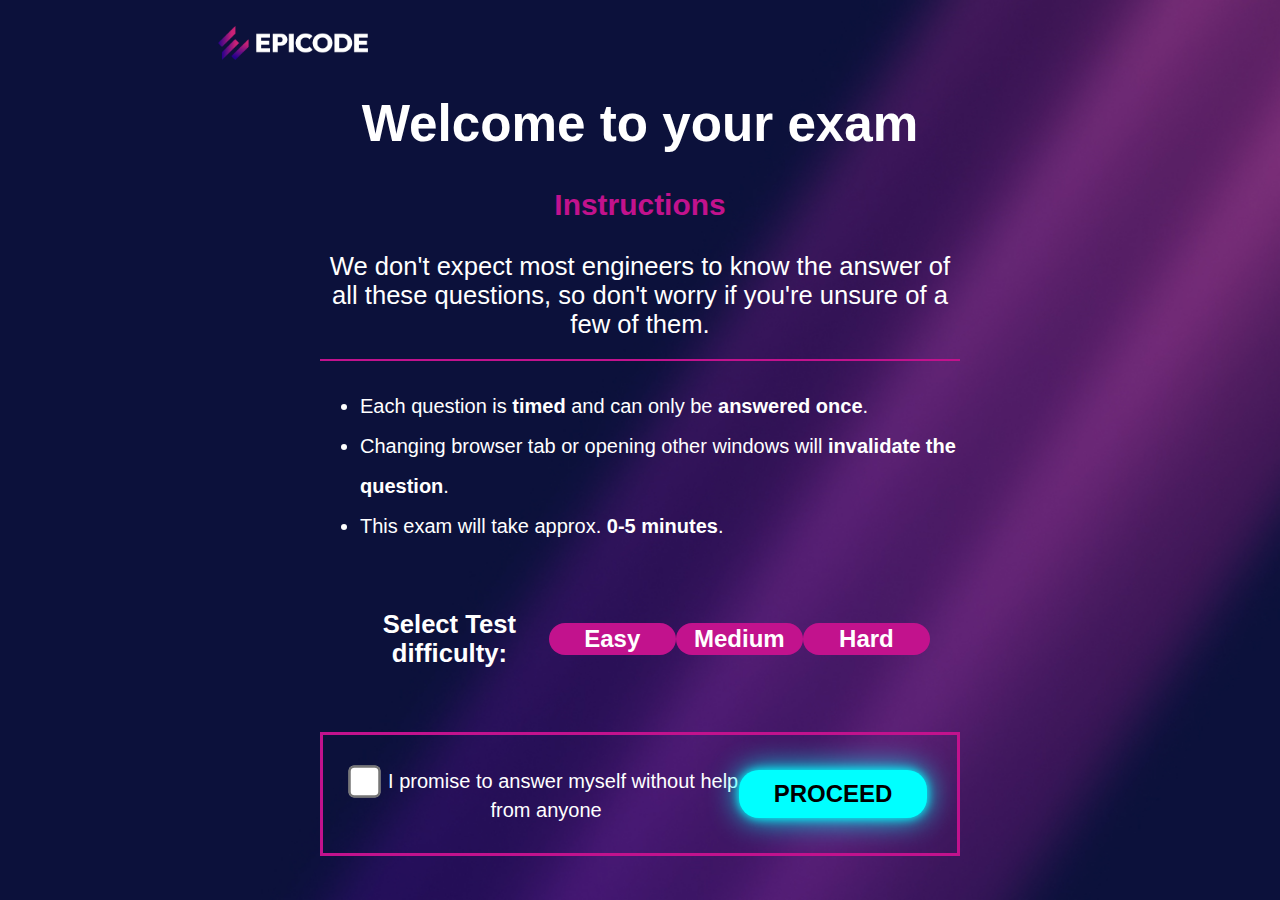
<file: index.html>
<!DOCTYPE html>
<html lang="en">
  <head>
    <meta charset="UTF-8" />
    <meta name="viewport" content="width=device-width, initial-scale=1.0" />
    <meta
      name="description"
      content="Creazione del benchmark Epicode da parte del Team 5"
    />
    <title>Benchmark Team 5</title>
    <link
      rel="stylesheet"
      href="https://cdnjs.cloudflare.com/ajax/libs/font-awesome/6.7.0/css/all.min.css"
      integrity="sha512-9xKTRVabjVeZmc+GUW8GgSmcREDunMM+Dt/GrzchfN8tkwHizc5RP4Ok/MXFFy5rIjJjzhndFScTceq5e6GvVQ=="
      crossorigin="anonymous"
      referrerpolicy="no-referrer"
    />
    <link rel="stylesheet" href="assets/css/style.css" />
  </head>

  <body>
    <header>
      <img src="assets/img/epicode_logo.png" alt="Logo Epicode" />
    </header>
    <main id="welcomePage">
      <h1 id="title">Welcome to <span>your exam</span></h1>
      <h3 id="instruction">Instructions</h3>
      <p>
        We don't expect most engineers to know the answer of all these
        questions, so don't worry if you're unsure of a few of them.
      </p>

      <ul>
        <li>
          Each question is <b>timed</b> and can only be <b>answered once</b>.
        </li>
        <li>
          Changing browser tab or opening other windows will
          <b>invalidate the question</b>.
        </li>
        <li>This exam will take approx. <b>0-5 minutes</b>.</li>
      </ul>
      <div id="difficulty"></div>
      <section>
        <div>
          <input type="checkbox" name="check" id="checkbox" required />
          <label for="checkbox">
            I promise to answer myself without help from anyone
          </label>
        </div>
        <button type="button" id="btnNextPage1">PROCEED</button>
      </section>
    </main>
    <script src="https://translate.google.com/translate_a/element.js?cb=googleTranslateElementInit"></script>

    <script src="assets/js/script1.js"></script>
  </body>
</html>
</file>
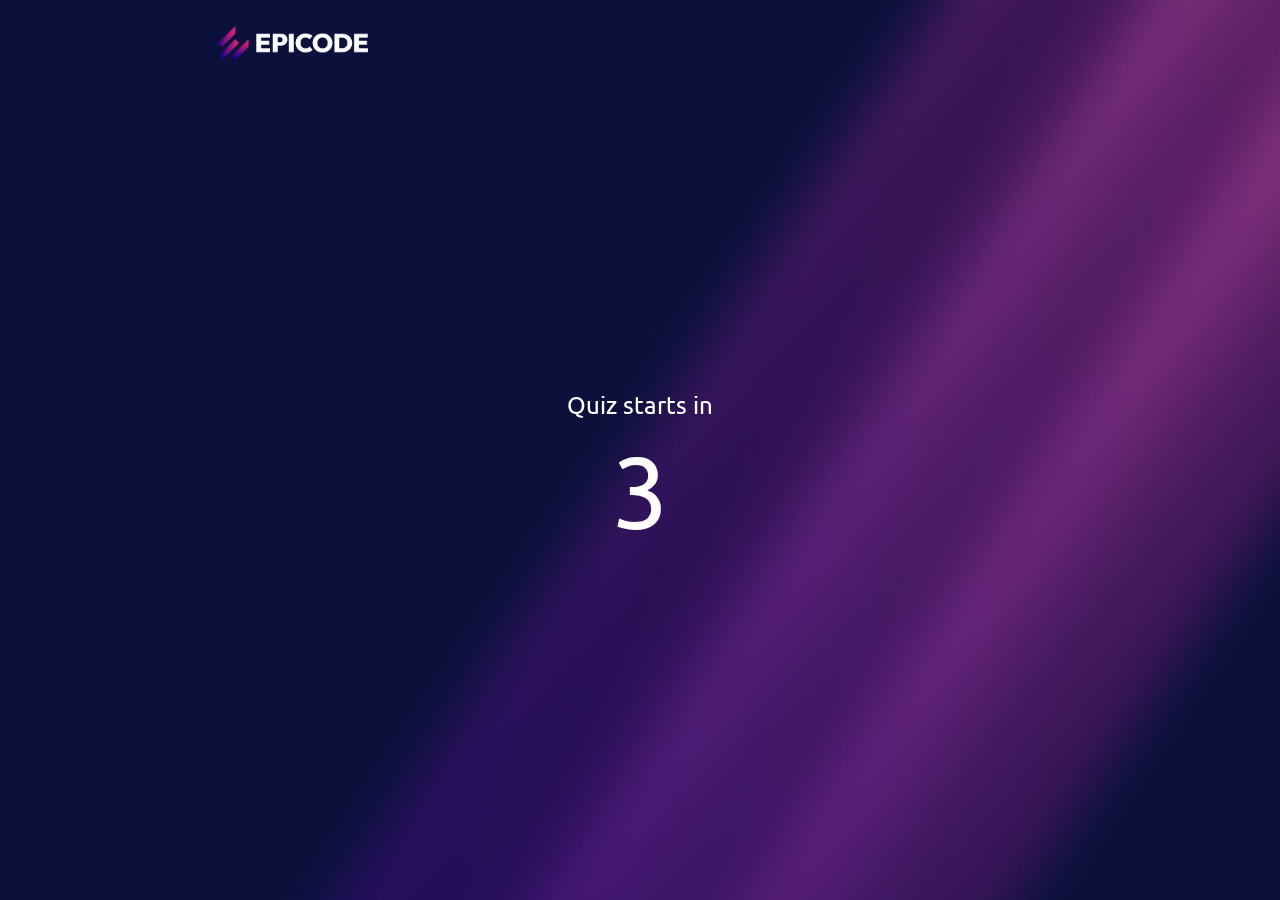
<file: index-2.html>
<!DOCTYPE html>
<html lang="en">
  <head>
    <meta charset="UTF-8" />
    <meta name="viewport" content="width=device-width, initial-scale=1.0" />
    <meta
      name="description"
      content="Creazione del benchmark Epicode da parte del Team 5"
    />
    <link rel="preconnect" href="https://fonts.googleapis.com" />
    <link rel="preconnect" href="https://fonts.gstatic.com" crossorigin />
    <link
      href="https://fonts.googleapis.com/css2?family=Ubuntu:ital,wght@0,300;0,400;0,500;0,700;1,300;1,400;1,500;1,700&display=swap"
      rel="stylesheet"
    />
    <title>Benchmark Team 5</title>
    <link rel="stylesheet" href="assets/css/style.css" />
  </head>
  <body>
    <header>
      <img src="assets/img/epicode_logo.png" alt="Logo Epicode" />

      <section id="questions">
        <canvas id="timerCanvas" width="300" height="300"
          ><span id="timer"></span
        ></canvas>
      </section>
    </header>
    <main id="domandeContainer">
      <div id="domande"></div>
      <div id="contatoreDomande">QUESTION 0/10</div>
    </main>
    <script src="https://translate.google.com/translate_a/element.js?cb=googleTranslateElementInit"></script>

    <script src="assets/js/script2.js"></script>
  </body>
</html>
</file>
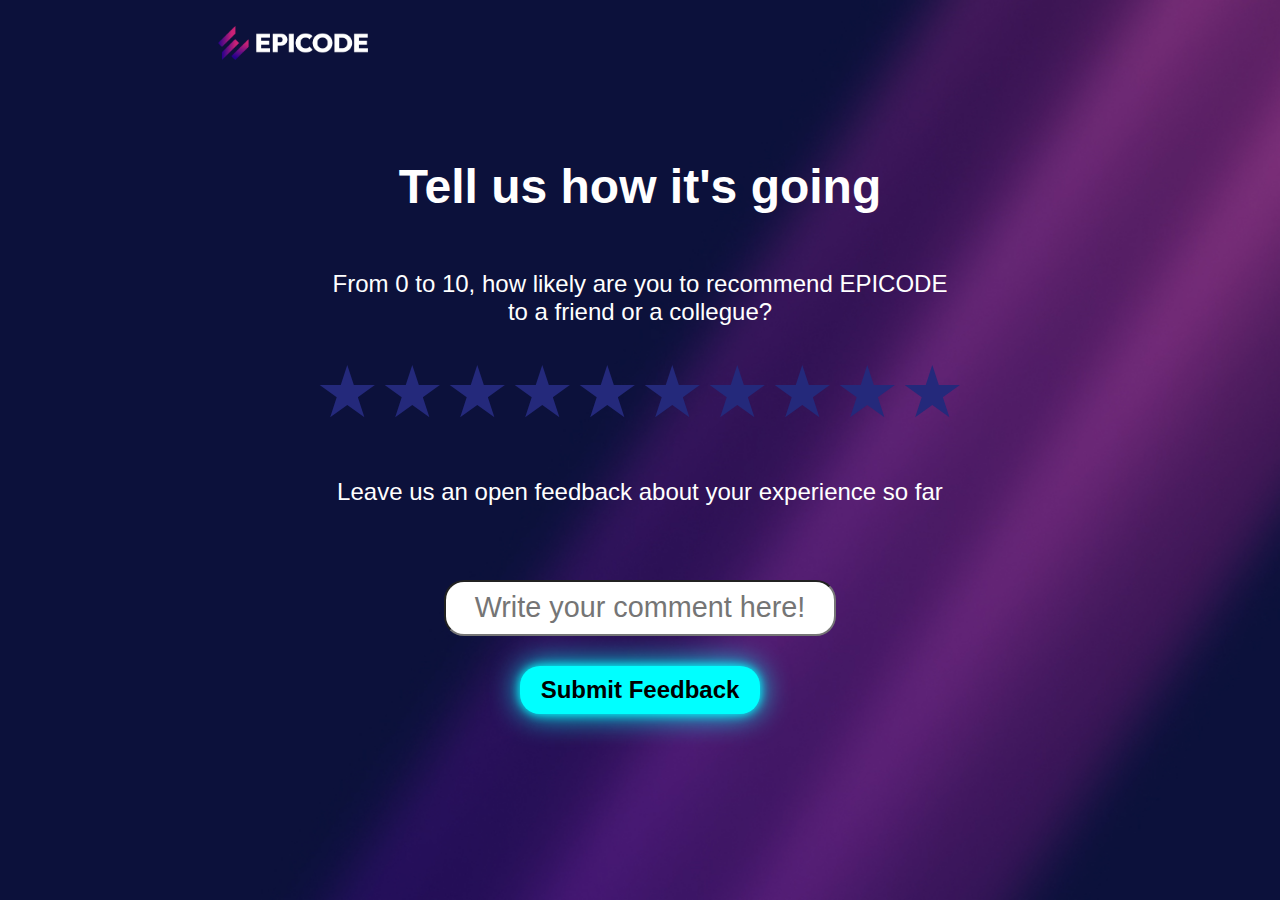
<file: index-4.html>
<!DOCTYPE html>
<html lang="en">
  <head>
    <meta charset="UTF-8" />
    <meta name="viewport" content="width=device-width, initial-scale=1.0" />
    <meta
      name="description"
      content="Creazione del benchmark Epicode da parte del Team 5"
    />
    <title>Benchmark Team 5</title>
    <link rel="stylesheet" href="assets/css/style.css" />
  </head>

  <body>
    <header>
      <img src="assets/img/epicode_logo.png" alt="Logo Epicode" />
    </header>
    <main id="feedback">
      <h1>Tell us how it's going</h1>
      <p>
        From 0 to 10, how likely are you to recommend EPICODE to a friend or a
        collegue?
      </p>
      <div class="stars" id="star" required>
        <span class="star" data-value="1">★</span>
        <span class="star" data-value="2">★</span>
        <span class="star" data-value="3">★</span>
        <span class="star" data-value="4">★</span>
        <span class="star" data-value="5">★</span>
        <span class="star" data-value="6">★</span>
        <span class="star" data-value="7">★</span>
        <span class="star" data-value="8">★</span>
        <span class="star" data-value="9">★</span>
        <span class="star" data-value="10">★</span>
      </div>
      <div id="result" style="margin-top: 20px"></div>
      <section id="rating"></section>
      <p>Leave us an open feedback about your experience so far</p>
      <input
        type="text"
        id="feedbackText"
        placeholder="Write your comment here!"
      />
      <button type="button" id="btnFeedback">Submit Feedback</button>
    </main>
    <script src="https://translate.google.com/translate_a/element.js?cb=googleTranslateElementInit"></script>

    <script src="assets/js/script4.js"></script>
  </body>
</html>
</file>
<file: assets/css/style.css>
html,
body {
  margin: 0;
  padding: 0;
  min-height: 100vh;
  width: 100%;
  box-sizing: border-box;
  background-image: url(/assets/img/bg.jpg);
  background-size: cover;
  background-attachment: fixed;
  background-position: center center;
  background-repeat: no-repeat;
  color: white;
  font-family: 'Ubuntu', sans-serif;
}
#instruction {
  color: #c2128d;
}

img {
  width: 150px;
  height: 95%;
  margin-top: 2vw;
  padding-left: 2vw;
}

header {
  display: flex;
  justify-content: space-between;
  max-width: 70%;
  margin: 0 auto;
}
#google_translate_element {
  width: 110px;
  height: 60px;
  overflow: hidden;
  position: fixed;
  right: 10px;
  z-index: 1000;
  background-color: white; /* Sfondo per leggibilità */
  padding: 5px;
  border-radius: 5px;
}

.goog-te-gadget {
  font-size: 12px; /* Riduci la dimensione del testo */
  height: 30px;
}
.goog-te-gadget-simple {
  border: none !important;
  background: none !important;
  height: 30px;
  display: flex;
  text-align: center;
  align-items: center;
  justify-content: center;
}
.goog-te-gadget-simple span {
  text-align: center;
}

.goog-te-gadget-icon {
  display: none !important;
}

.goog-te-menu-value {
  font-size: 12px;
  color: #000;
}

.goog-te-combo {
  width: 100%; /* Adatta la larghezza del menu a discesa */
  font-size: 12px; /* Riduci il font del menu */
}

main {
  text-align: center;
  max-width: 50%;
  margin: 0 auto;
  margin-bottom: 20px;
}

#welcomePage {
  font-size: 1.6rem;
  margin-top: 2rem;
}

#welcomePage ul {
  font-size: 20px;
  line-height: 40px;
  text-align: left;
}

#welcomePage p {
  border-bottom: 2px solid #c2128d;
  padding-bottom: 20px;
}

#welcomePage section {
  display: flex;
  justify-content: space-between;
  border: 3px solid #c2128d;
  padding: 30px;
  text-align: center;
  align-items: center;
}

#checkbox {
  cursor: pointer;
  transform: scale(2.5);
  text-align: center;
  justify-content: center;
  margin-right: 10px;
  accent-color: #c2128d;
}

label {
  font-size: 20px;
}

#difficulty {
  margin: 30px;
  display: flex;
  justify-content: space-evenly;
  align-items: center;
}

#startCountdownDiv {
  font-size: 100px;
}

#questions {
  display: inline-block;
}

.stars {
  display: inline-flex;
  cursor: pointer;
  font-size: 4.5rem;
  color: rgb(36, 41, 123);
}

.stars .star:hover,
.stars .star.active {
  color: rgb(68, 243, 255);
}

.feedback-section {
  margin-top: 20px;
}

textarea {
  width: 100%;
  max-width: 400px;
  height: 100px;
  margin-top: 10px;
  padding: 10px;
  font-size: 1rem;
}

#btnNextPage1,
#btnNextPage2,
#btnRate,
#btnFeedback,
#easyButton,
#mediumButton,
#hardButton,
#selected {
  width: 15rem;
  height: 3rem;
  font-size: 1.5rem;
  font-weight: 600;
  box-shadow: 0px 0px 10px #00ffff, 0px 0px 30px #00ffff;
  background-color: #00ffff;
  color: black;
  border: none;
  border-radius: 20px;
  cursor: pointer;
}

/* Pulsanti di difficoltà */
#easyButton,
#mediumButton,
#hardButton {
  background-color: #c2128d;
  color: white;
  width: 10rem;
  height: 2rem;
  box-shadow: none;
}

/* Stato "selezionato" */
#selected {
  background-color: #630e49;
  color: white;
  width: 10rem;
  height: 2rem;
  box-shadow: 0px 0px 10px #b10087, 0px 0px 30px #b10087;
  border: 2px solid #b10087;
}

/*inizio pagina due*/
#timerCanvas {
  margin-top: 15%;
  width: 200px;
  height: 200px;
}
#btnAnswers,
#incorrectAnswer,
#correctAnswer {
  border-radius: 50px;
  width: 17em;
  height: 5em;
  font-size: 1.5em;
  padding: 5px;
  line-height: 25px;
  margin: 20px 30px;
  background-color: #ffffff0f;
  color: #ffffff;
  font-weight: 600;
  box-shadow: 2px 5px 10px #c2128d, 2px 5px 30px #c2128d;
  border: 2px solid #c2128d;
}

#domande h3 {
  font-size: 30px;
}

/* Pulsante corretto */
#correctAnswer {
  /* background-color: rgba(98, 235, 98, 0.5); */
  border: 5px solid rgb(17, 236, 17);
  color: white;
}

/* Pulsante errato */
#incorrectAnswer {
  border: 5px solid red;
  color: white;
}

/* Pulsanti disabilitati con stili personalizzati */
button:disabled.correct-answer {
  background-color: green;
  color: white;
  opacity: 1;
  /* Sovrascrivi la trasparenza predefinita */
  cursor: not-allowed;
  /* Mostra che è disabilitato */
}

button:disabled.incorrect-answer {
  background-color: red;
  color: white;
  opacity: 1;
  cursor: not-allowed;
}

button:hover {
  background-color: #b10087;
}

#contatoreDomande {
  bottom: 25%;
  font-size: 2rem;
  font-weight: 600;
  position: fixed;
  bottom: 150px;
}

.fineTimer {
  color: brown;
}

#domandeContainer {
  height: 50vh;
  display: flex;
  flex-direction: column;
  align-items: center;
  justify-content: center;
  position: fixed;
  left: 25%;
  right: 25%;
}

#domande h2 {
  font-size: 3em;
  display: flex;
  height: 100%;
  align-items: center;
  justify-content: center;
}

#btnDiv {
  display: flex;
  justify-content: space-between;
  text-align: center;
  align-items: center;
  flex-wrap: wrap;
  max-width: 1200px;
}

/* CSS Index-3 PIECHART */

#resultsContainer {
  display: flex;
  flex-direction: column;
  align-items: center;
  width: 100%;
  overflow: hidden;
}

#resultPage h1 {
  font-size: 54px;
  margin-bottom: 0;
  margin-top: 10px;
  text-align: center;
}

#resultPage {
  padding-bottom: 30px;
}

#resultPage p,
#goUpButton {
  text-align: center;
  font-size: 25px;
  margin-top: 10px;
  margin-bottom: 20px;
}

a:link,
a:visited,
a:hover,
a:active {
  color: white;
  text-decoration: none;
}

#resultsPercentage {
  display: flex;
  justify-content: space-between;
  width: 100%;
  max-width: 100%;
  padding: 0 20px;
  box-sizing: border-box;
  font-size: 54px;
}

#resultsPercentage p {
  font-size: 54px;
}

/* Centrato nei loro div corrette e sbagliate */
#percentageCorrect,
#percentageWrong {
  justify-content: center;
}

/* Questo mette il chart posizionato al centro */
#chartContainer {
  display: flex;
  justify-content: center;
  position: relative;
}

#chartText {
  width: 30%;
  height: 300px;
  position: absolute;
  top: 45%;
  left: 50%;
  transform: translate(-50%, -50%);
  font-size: 18px;
  display: flex;
  flex-direction: column;
  justify-content: center;
  box-sizing: border-box;
  text-align: center;
}

#chartText h4 {
  font-size: 1.3em;
}

#chartText p {
  font-size: 1em;
}

#rainCanvas {
  position: fixed;
  top: 1px;
  bottom: 1px;
  left: 1px;
  right: 1px;
}

#listaRisposte {
  list-style: none;
  padding: 0;
}

#answerLi {
  border-bottom: 2px solid #c2128d;
}

#buttonContainer {
  text-align: center;
}

#buttonContainer p {
  margin-top: 30px;
}

#numeroDomanda {
  font-size: 200px;
  font-weight: 600;
}

#feedback {
  height: 80vh;
  font-size: 1.5em;
  display: flex;
  flex-direction: column;
  justify-content: center;
  align-items: center;
}

#btnFeedback {
  margin-top: 30px;
}

#feedbackText {
  width: 60%;
  height: 50px;
  border-radius: 20px;
  text-align: center;
  font-size: 1.2em;
  margin-top: 50px;
}
</file>
